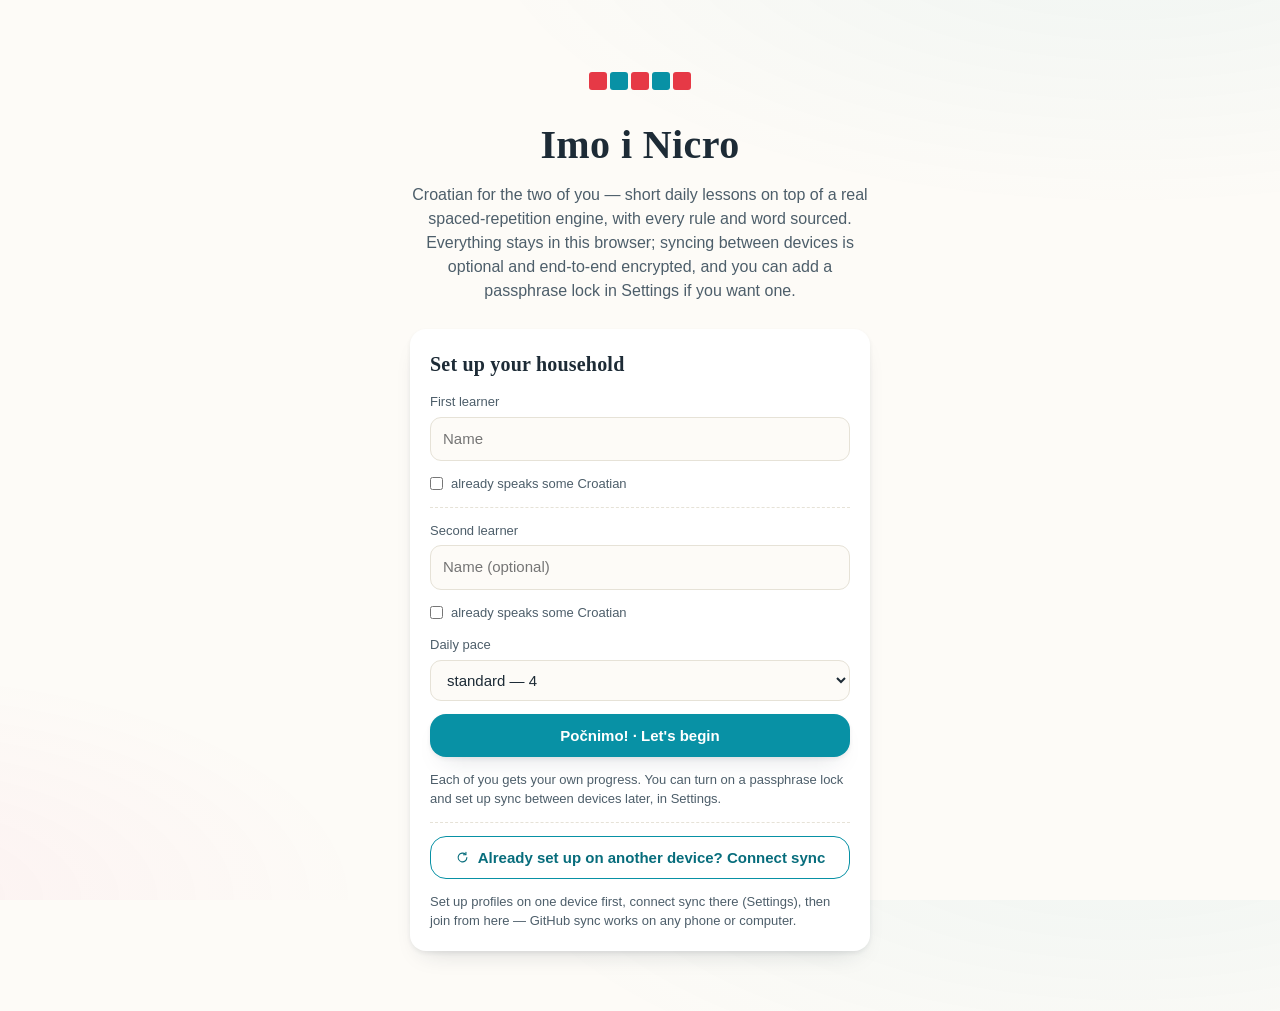
<file: index.html>
<!DOCTYPE html>
<html lang="en">
<head>
  <meta charset="utf-8">
  <meta name="viewport" content="width=device-width, initial-scale=1, viewport-fit=cover">
  <title>Imo i Nicro · hrvatski za nas dvoje</title>
  <meta name="theme-color" content="#0891a5">
  <link rel="manifest" href="manifest.webmanifest">
  <link rel="icon" href="icons/icon-192.png" type="image/png">
  <link rel="apple-touch-icon" href="icons/apple-touch-icon.png">
  <meta name="apple-mobile-web-app-capable" content="yes">
  <meta name="apple-mobile-web-app-status-bar-style" content="default">
  <meta name="apple-mobile-web-app-title" content="Imo i Nicro">
  <link rel="stylesheet" href="css/app.css">
  <!-- Everything is local: no fonts, no CDNs, no external images. Works from file:// and offline;
       hosted over https it installs as a PWA on Android and iPhone. -->
</head>
<body>
  <div id="app"></div>
  <script>
    // If startup dies before drawing anything, say so — never a silent blank screen.
    (function () {
      function show(msg) {
        var app = document.getElementById('app');
        if (!app || app.children.length) return; // app is drawing; it reports its own errors
        app.innerHTML =
          '<div style="max-width:34em;margin:18vh auto 0;padding:0 1.2em;font:16px/1.5 system-ui,sans-serif">' +
          '<h2 style="margin:0 0 .4em">Something broke while starting</h2>' +
          '<p style="color:#666;overflow-wrap:anywhere"></p>' +
          '<button style="font:inherit;padding:.5em 1.1em" onclick="location.reload()">Reload</button></div>';
        app.querySelector('p').textContent = msg || 'Unknown error';
      }
      window.addEventListener('error', function (e) { show(e.message); });
      window.addEventListener('unhandledrejection', function (e) {
        show((e.reason && e.reason.message) || String(e.reason));
      });
    })();
  </script>
  <script src="js/icons.js"></script>
  <script src="js/srs.js"></script>
  <script src="js/db.js"></script>
  <script src="js/clock.js"></script>
  <script src="js/stats.js"></script>
  <script src="js/vault.js"></script>
  <script src="js/sync.js"></script>
  <script src="js/audio.js"></script>
  <script src="js/content.js"></script>
  <script src="js/exercises.js"></script>
  <script src="js/app.js"></script>
</body>
</html>
</file>
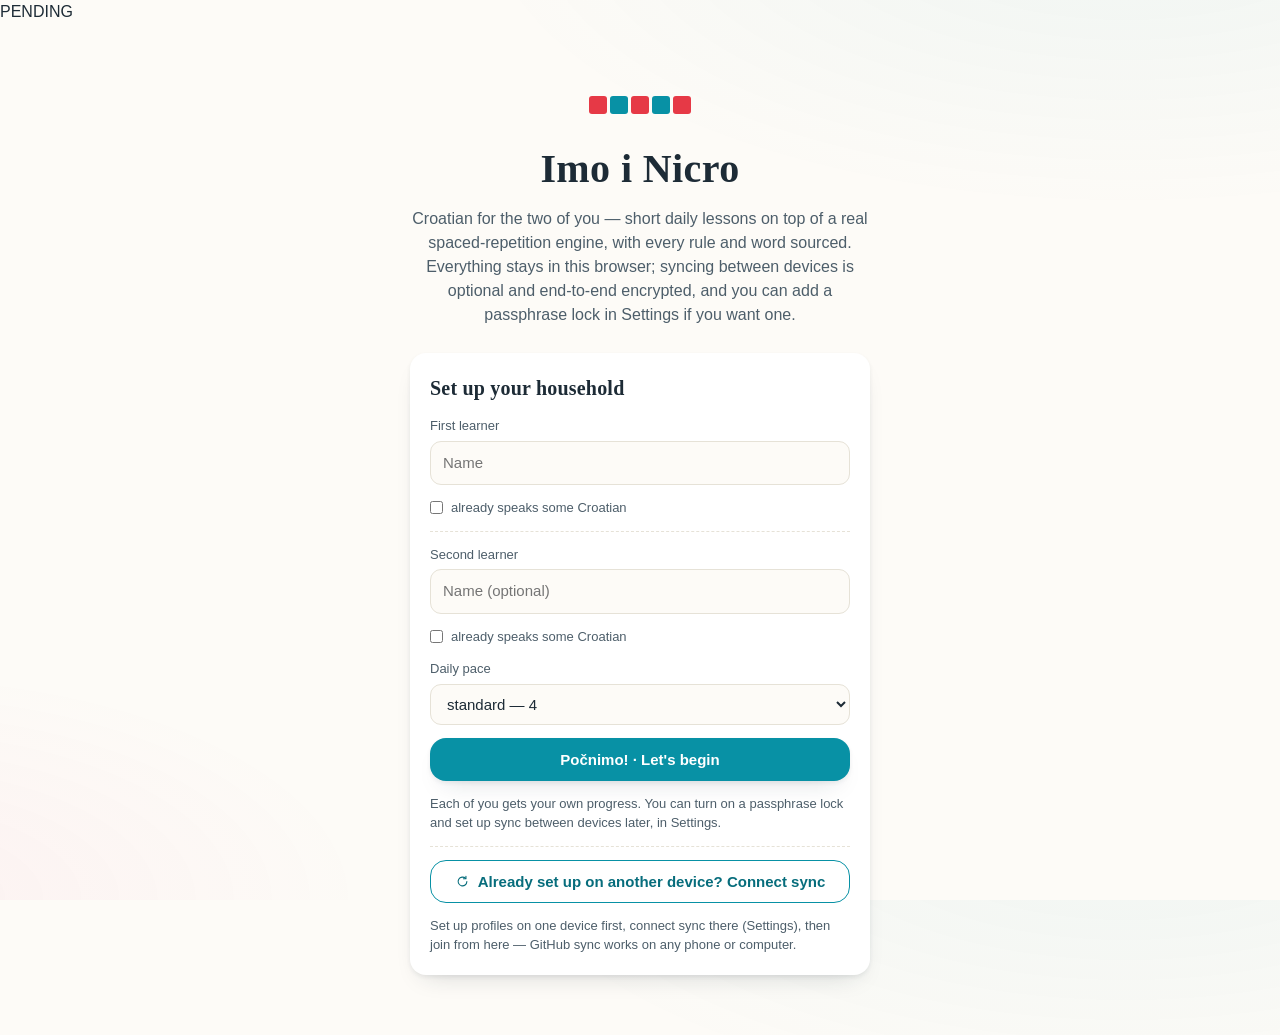
<file: tests/smoke.html>
<!DOCTYPE html>
<html lang="en">
<head><meta charset="utf-8"><title>smoke</title><link rel="stylesheet" href="../css/app.css"></head>
<body>
<div id="errors"></div>
<div id="status">PENDING</div>
<div id="app"></div>
<script>
  window.onerror = function (msg, src, line) {
    document.getElementById('errors').textContent += 'ERR: ' + msg + ' @ ' + src + ':' + line + '\n';
  };
  window.addEventListener('unhandledrejection', function (e) {
    document.getElementById('errors').textContent += 'REJ: ' + (e.reason && e.reason.message || e.reason) + '\n';
  });
</script>
<script>window.__CRO_TEST_NOCRYPTO = true;</script>
<script src="../js/icons.js"></script>
<script src="../js/srs.js"></script>
<script src="../js/db.js"></script>
<script src="../js/clock.js"></script>
<script src="../js/stats.js"></script>
<script src="../js/vault.js"></script>
<script src="../js/sync.js"></script>
<script src="../js/audio.js"></script>
<script src="../js/content.js"></script>
<script src="../js/exercises.js"></script>
<script src="../js/app.js"></script>
<script>
  setTimeout(function () {
    var app = document.getElementById('app');
    var st = document.getElementById('status');
    st.textContent = app.children.length ? ('RENDERED view=' + (window.CRO && CRO.app && CRO.app.state.view)) : 'EMPTY-APP';
  }, 2500);
</script>
</body>
</html>
</file>
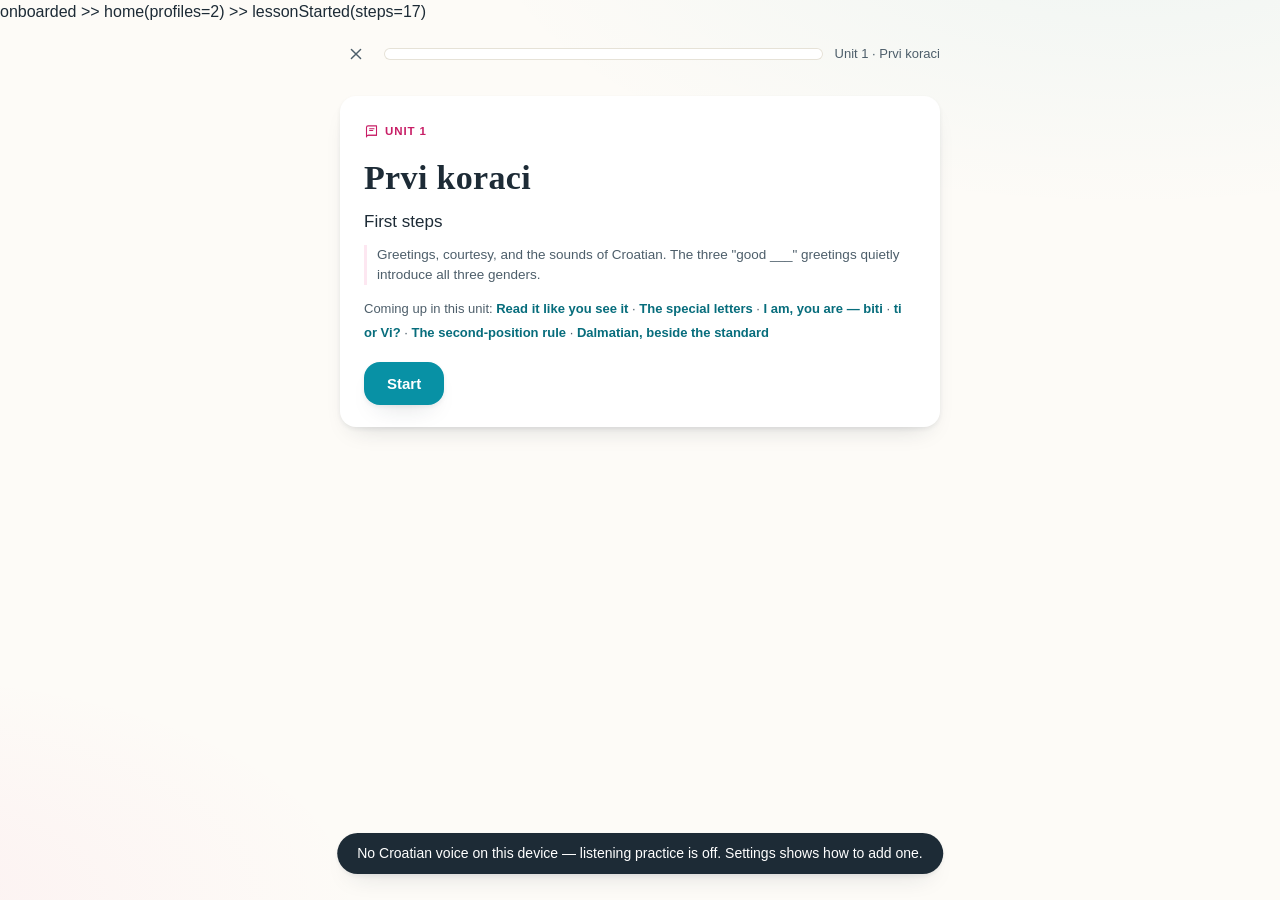
<file: tests/smoke2.html>
<!DOCTYPE html>
<html lang="en">
<head><meta charset="utf-8"><title>smoke2</title><link rel="stylesheet" href="../css/app.css"></head>
<body>
<div id="errors"></div>
<div id="status">PENDING</div>
<div id="app"></div>
<script>
  window.onerror = function (msg, src, line) {
    document.getElementById('errors').textContent += 'ERR: ' + msg + ' @ ' + src + ':' + line + ' | ';
  };
  window.addEventListener('unhandledrejection', function (e) {
    document.getElementById('errors').textContent += 'REJ: ' + (e.reason && (e.reason.message + ' ' + (e.reason.stack||'').split('\n')[1]) || e.reason) + ' | ';
  });
</script>
<script>window.__CRO_TEST_NOCRYPTO = true;</script>
<script src="../js/icons.js"></script>
<script src="../js/srs.js"></script>
<script src="../js/db.js"></script>
<script src="../js/clock.js"></script>
<script src="../js/stats.js"></script>
<script src="../js/vault.js"></script>
<script src="../js/sync.js"></script>
<script src="../js/audio.js"></script>
<script src="../js/content.js"></script>
<script src="../js/exercises.js"></script>
<script src="../js/app.js"></script>
<script>
(function () {
  var log = [];
  function note(s) { log.push(s); document.getElementById('status').textContent = log.join(' >> '); }
  function q(sel) { return document.querySelector(sel); }

  var steps = [
    function onboard() {
      if (!q('#p1name')) return false;
      q('#p1name').value = 'Imo';
      q('#p2name').value = 'Nicro';
      q('#startBtn').click();
      note('onboarded');
      return true;
    },
    function home() {
      if (!q('#startLesson')) return false;
      note('home(profiles=' + CRO.app.state.profiles.length + ')');
      q('#startLesson').click();
      note('lessonStarted(steps=' + (CRO.app.state.session ? CRO.app.state.session.steps.length : 0) + ')');
      return true;
    },
    function drive() {
      // drive up to 80 interactions of the lesson loop
      if (!CRO.app.state.session && CRO.app.state.view !== 'summary') return false;
      var clicks = 0;
      (function tick() {
        if (clicks++ > 80) { note('LOOP-LIMIT'); return finish(); }
        if (CRO.app.state.view === 'summary' || !CRO.app.state.session) return finish();
        var cont = q('#contBtn');
        if (cont) { cont.click(); return setTimeout(tick, 30); }
        var intro = q('#introNext');
        if (intro) { intro.click(); return setTimeout(tick, 30); }
        var fbNext = q('.fb-next');
        if (fbNext) { fbNext.click(); return setTimeout(tick, 30); }
        var choice = q('.choice:not(:disabled)');
        if (choice) { choice.click(); return setTimeout(tick, 30); }
        var pair = q('.pairbtn:not(.done)');
        if (pair) {
          // match pairs correctly via state: click hr then matching en by text
          var btns = Array.prototype.slice.call(document.querySelectorAll('.pairbtn:not(.done)'));
          if (btns.length >= 2) {
            // brute force: click first, then try others until one matches
            btns[0].click();
            for (var i = 1; i < btns.length; i++) btns[i].click();
            return setTimeout(tick, 450);
          }
        }
        var typed = q('input.typed');
        if (typed) {
          // answer typed exercises correctly using the live exercise data is hard
          // from outside; type something wrong, accept the Again path.
          typed.value = 'xyz';
          var check = Array.prototype.slice.call(document.querySelectorAll('.btn.primary'))
            .filter(function (b) { return b.textContent.trim() === 'Check'; })[0];
          if (check) { check.click(); return setTimeout(tick, 30); }
        }
        var tile = q('.tile:not(.used):not(.placed)');
        if (tile) {
          var tiles = document.querySelectorAll('.tilebank .tile:not(.used)');
          tiles.forEach(function (t) { t.click(); });
          var check2 = Array.prototype.slice.call(document.querySelectorAll('.btn.primary'))
            .filter(function (b) { return b.textContent.trim() === 'Check'; })[0];
          if (check2) { check2.click(); }
          return setTimeout(tick, 30);
        }
        setTimeout(tick, 80);
      })();
      function finish() {
        var srsCount = Object.keys(CRO.app.state.srs).length;
        note('DONE view=' + CRO.app.state.view + ' srsCards=' + srsCount +
             (srsCount > 0 ? ' OK' : ' NO-CARDS'));
      }
      return true;
    }
  ];

  var i = 0;
  var t = setInterval(function () {
    if (i >= steps.length) { clearInterval(t); return; }
    try { if (steps[i]()) i += 1; }
    catch (e) { document.getElementById('errors').textContent += 'DRV: ' + e.message + ' | '; clearInterval(t); }
  }, 400);
})();
</script>
</body>
</html>
</file>
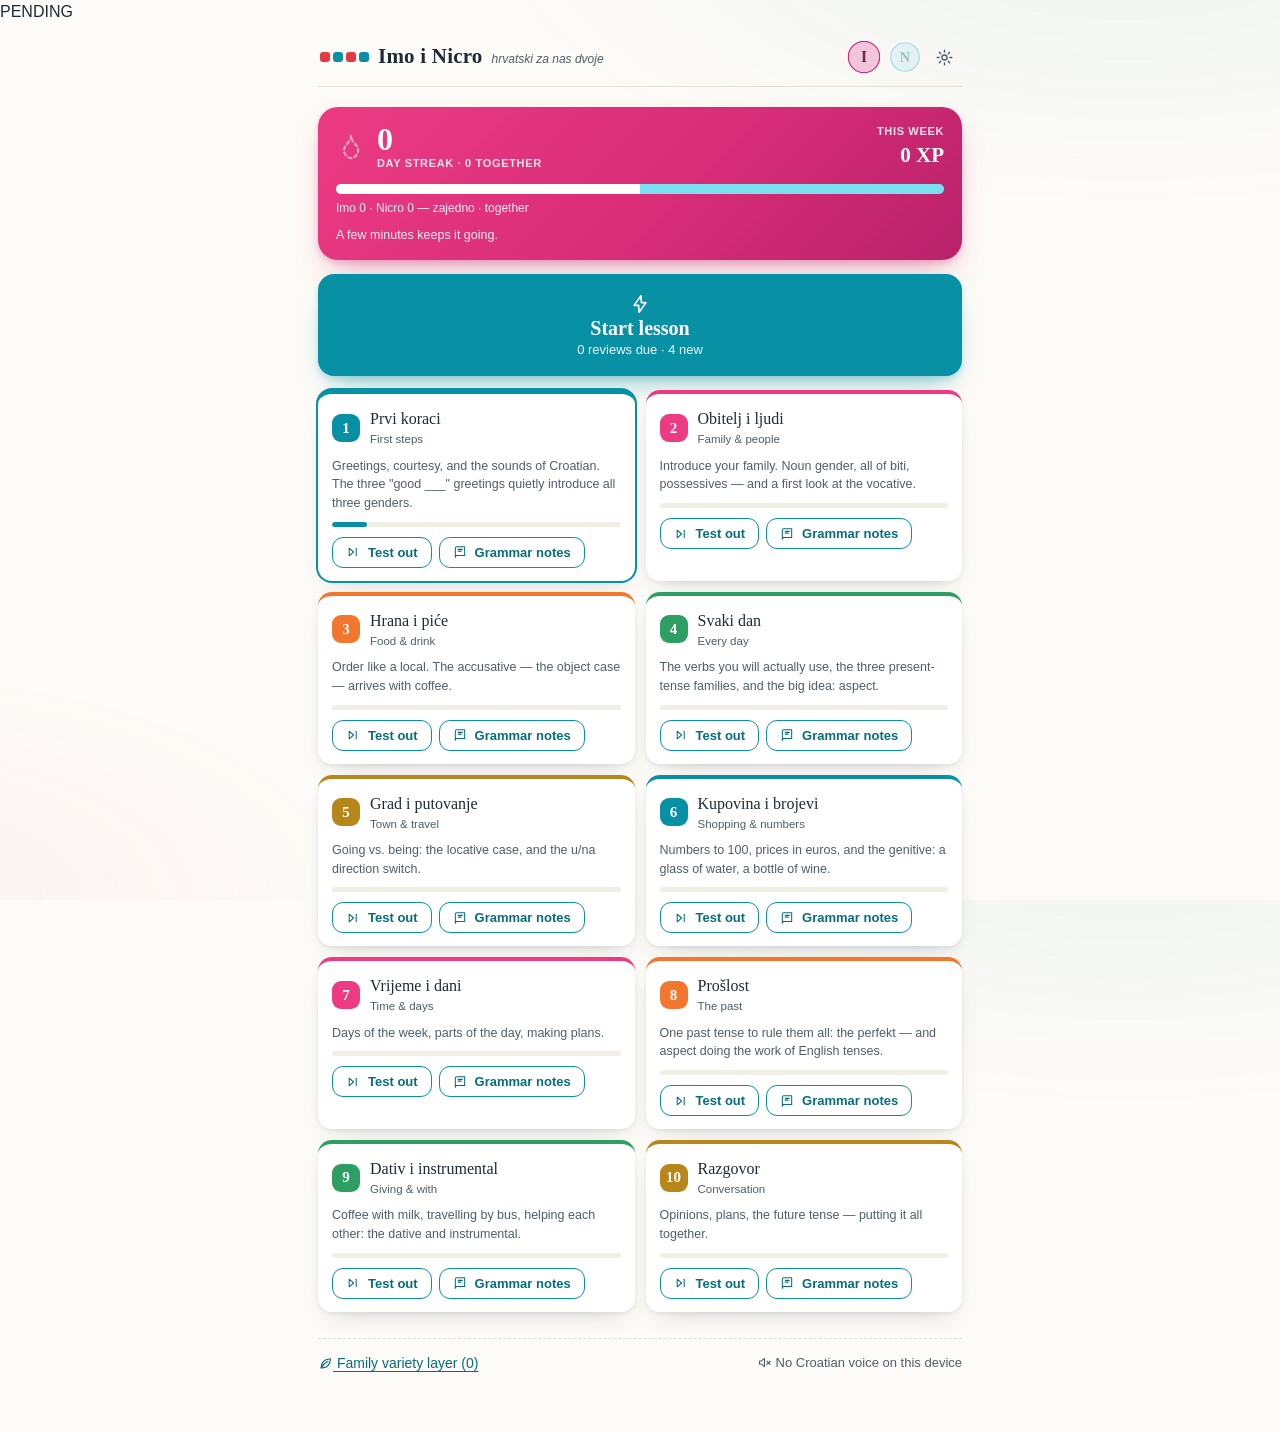
<file: tests/smoke3.html>
<!DOCTYPE html>
<html lang="en">
<head><meta charset="utf-8"><title>smoke3</title><link rel="stylesheet" href="../css/app.css"></head>
<body>
<div id="errors"></div>
<div id="status">PENDING</div>
<div id="app"></div>
<script>
  window.onerror = function (msg, src, line) {
    document.getElementById('errors').textContent += 'ERR: ' + msg + ' @ ' + line + ' | ';
  };
  window.addEventListener('unhandledrejection', function (e) {
    document.getElementById('errors').textContent += 'REJ: ' + (e.reason && e.reason.message || e.reason) + ' | ';
  });
</script>
<script>window.__CRO_TEST_NOCRYPTO = true;</script>
<script src="../js/icons.js"></script>
<script src="../js/srs.js"></script>
<script src="../js/db.js"></script>
<script src="../js/clock.js"></script>
<script src="../js/stats.js"></script>
<script src="../js/vault.js"></script>
<script src="../js/sync.js"></script>
<script src="../js/audio.js"></script>
<script src="../js/content.js"></script>
<script src="../js/exercises.js"></script>
<script src="../js/app.js"></script>
<script>
(async function () {
  var log = [];
  function note(s) { log.push(s); document.getElementById('status').textContent = log.join(' >> '); }
  function q(s) { return document.querySelector(s); }
  function sleep(ms) { return new Promise(r => setTimeout(r, ms)); }

  await sleep(2200); // let boot finish (db guard worst case 1.5s)

  // onboard
  if (q('#p1name')) {
    q('#p1name').value = 'Imo'; q('#p2name').value = 'Nicro';
    q('#startBtn').click();
    await sleep(300);
  }
  note('view=' + CRO.app.state.view);

  // --- test-out flow on unit 1 ---
  var testBtn = Array.prototype.slice.call(document.querySelectorAll('.unit-actions .btn'))
    .filter(function (b) { return b.textContent.indexOf('Test out') >= 0; })[0];
  if (!testBtn) { note('NO-TESTOUT-BTN'); return; }
  testBtn.click();
  await sleep(200);
  for (var i = 0; i < 30; i++) {
    if (q('#contBtn')) { q('#contBtn').click(); }
    else if (q('.fb-next')) { q('.fb-next').click(); }
    else if (q('.choice:not(:disabled)')) {
      // answer correctly: find the option matching the exercise's expected word
      var btns = Array.prototype.slice.call(document.querySelectorAll('.choice:not(:disabled)'));
      btns[0].click(); // accuracy doesn't matter; flow does
    }
    else if (q('.tilebank .tile:not(.used)')) {
      document.querySelectorAll('.tilebank .tile:not(.used)').forEach(function (t) { t.click(); });
      var c = Array.prototype.slice.call(document.querySelectorAll('.btn.primary'))
        .filter(function (b) { return b.textContent.trim() === 'Check'; })[0];
      if (c) c.click();
    }
    else if (q('.summary .btn')) break;
    await sleep(120);
  }
  var seededCount = Object.keys(CRO.app.state.srs).length;
  note('testout-done seeded=' + seededCount);
  if (q('.summary .btn')) q('.summary .btn').click();
  await sleep(250);

  // --- flag + correction flow ---
  var flag = { id: 'ftest', cardId: 'w:kava', note: 'test flag', context: 'smoke',
               profileId: CRO.app.state.activeId, createdAt: 1, resolved: false };
  await CRO.db.put('flags', flag);
  CRO.app.state.flags.push(flag);
  CRO.app.render('review');
  await sleep(250);
  var enInput = q('.flagcard .e-en');
  if (!enInput) { note('NO-REVIEW-CARD'); return; }
  enInput.value = 'coffee (corrected)';
  q('.flagcard .e-save').click();
  await sleep(350);
  var corrected = CRO.content.wordById['kava'].en === 'coffee (corrected)';
  var overrides = await CRO.db.getAll('overrides');
  var srsReset = !CRO.app.state.srs['w:kava'] || CRO.app.state.srs['w:kava'].state === 'new';
  note('correction=' + (corrected ? 'APPLIED' : 'MISSED') +
       ' overrides=' + overrides.length + ' srsReset=' + srsReset);

  // --- variety flow ---
  CRO.app.render('variety');
  await sleep(200);
  if (q('#v-hr')) {
    q('#v-hr').value = 'kaj'; q('#v-en').value = 'what (kajkavian)';
    q('#v-add').click();
    await sleep(250);
    var vs = await CRO.db.getAll('variety');
    note('variety=' + vs.length);
  }
  // --- lock cycle: lock, fail wrong pass, unlock with right pass ---
  await CRO.vault.lockNow();
  CRO.app.boot();
  await sleep(2200);
  var locked = !!q('#lockPass');
  if (locked) {
    q('#lockPass').value = 'WRONG';
    q('#lockBtn').click(); await sleep(600);
    var rejected = q('#lockErr') && q('#lockErr').style.display !== 'none';
    q('#lockPass').value = 'test1234';
    q('#lockBtn').click(); await sleep(2200);
    note('lock=' + (locked ? 'SHOWN' : 'MISSING') + ' wrongRejected=' + rejected + ' unlockedView=' + CRO.app.state.view);
  } else { note('lock=MISSING'); }
  note('ALLDONE');
})();
</script>
</body>
</html>
</file>
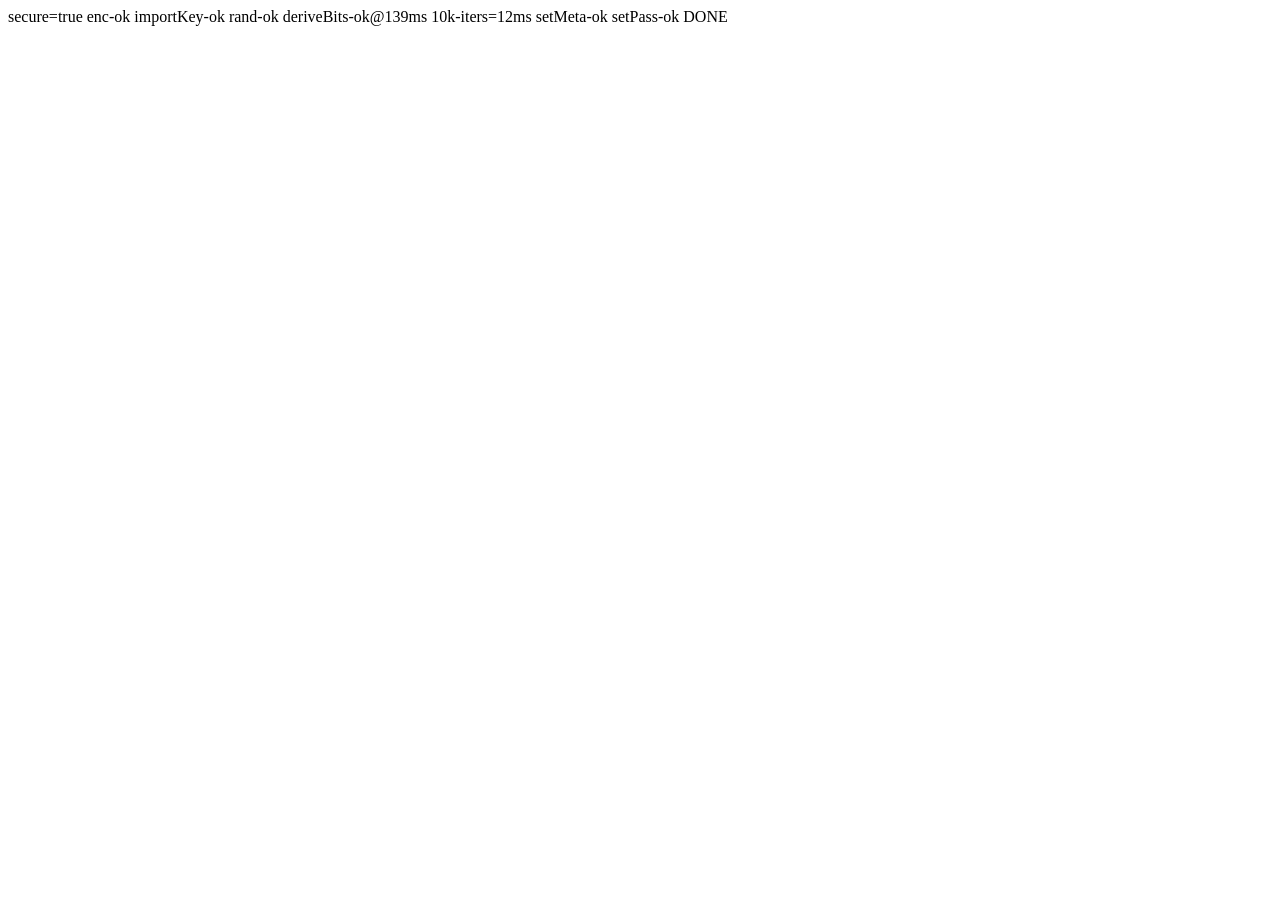
<file: tests/smoke4.html>
<!DOCTYPE html>
<html><head><meta charset="utf-8"><title>smoke4</title></head><body>
<div id="status">PENDING</div>
<div id="app"></div>
<script src="../js/icons.js"></script>
<script src="../js/srs.js"></script>
<script src="../js/db.js"></script>
<script src="../js/clock.js"></script>
<script src="../js/stats.js"></script>
<script src="../js/vault.js"></script>
<script src="../js/sync.js"></script>
<script src="../js/audio.js"></script>
<script src="../js/content.js"></script>
<script src="../js/exercises.js"></script>
<script>
(async function () {
  var st = document.getElementById('status');
  var out = [];
  function mark(s) { out.push(s); st.textContent = out.join(' '); }
  mark('secure=' + window.isSecureContext);
  try {
    var enc = new TextEncoder();
    mark('enc-ok');
    var km = await window.crypto.subtle.importKey('raw', enc.encode('test1234'), 'PBKDF2', false, ['deriveBits']);
    mark('importKey-ok');
    var salt = window.crypto.getRandomValues(new Uint8Array(16));
    mark('rand-ok');
    var bits = await window.crypto.subtle.deriveBits({ name: 'PBKDF2', salt: salt, iterations: 1000, hash: 'SHA-256' }, km, 256);
    mark('deriveBits-ok@' + Math.round(performance.now()) + 'ms');
    var t0 = performance.now();
    await window.crypto.subtle.deriveBits({ name: 'PBKDF2', salt: salt, iterations: 10000, hash: 'SHA-256' }, km, 256);
    mark('10k-iters=' + Math.round(performance.now() - t0) + 'ms');
    await CRO.db.setMeta('probe', 1);
    mark('setMeta-ok');
    await CRO.vault.setPassphrase('test1234');
    mark('setPass-ok');
  } catch (e) {
    mark('ERR=' + e.message);
  }
  mark('DONE');
})();
</script>
</body></html>
</file>
<file: css/app.css>
/* =========================================================================
   Imo i Nicro — Bugenvilija × Dalmatinsko ljeto.
   Croatian colours as the coast in summer, not the flag: bougainvillea pink,
   Adriatic sea, lemon, roof-tile orange, fig green — on limestone white.
   Partner colours run through everything two-person: her pink, his sea.
   No external assets: local font stacks, procedural SVG.
   ========================================================================= */

:root {
  --paper: #fdfbf7;             /* limestone white */
  --paper-deep: #f1eee4;
  --ink: #1d2b36;
  --ink-soft: #4d5e6a;
  --line: #e6e2d7;
  --accent-blue: #0891a5;       /* Adriatic sea — primary */
  --accent-blue-deep: #076d7c;
  --accent-red: #e63946;        /* šahovnica red */
  --accent-red-soft: #f6cdd1;
  --pink: #ec3b83;              /* bougainvillea — her colour */
  --pink-deep: #c81e66;
  --pink-soft: #fde7f1;
  --lemon: #f6c445;
  --lemon-deep: #b8871b;
  --lemon-soft: #fdf4d7;
  --orange: #f2762e;            /* roof tiles */
  --good: #2f9e63;              /* fig green */
  --good-bg: #e3f4ea;
  --bad: #cf4630;
  --bad-bg: #fbe7e1;
  --gold: #b8871b;
  --leaf: #2f9e63;
  /* hero gradient + mission note + unit accent rotation — theme override points */
  --hero-1: var(--pink); --hero-2: #d92d78; --hero-3: #b8226a;
  --hero-sh1: rgba(200, 30, 102, .18); --hero-sh2: rgba(200, 30, 102, .5);
  --mission-bg: var(--lemon-soft); --mission-accent: var(--lemon); --mission-ink: var(--lemon-deep);
  --u1: var(--accent-blue); --u2: var(--pink); --u3: var(--orange); --u4: var(--good); --u5: var(--lemon-deep);
  --radius: 16px;
  --shadow: 0 2px 4px rgba(29, 43, 54, .07), 0 12px 26px -14px rgba(29, 43, 54, .22);
  --serif: "Iowan Old Style", "Palatino Linotype", Palatino, "Book Antiqua", Georgia, serif;
  --sans: "Gill Sans", "Gill Sans MT", "Segoe UI", Seravek, Calibri, "Trebuchet MS", sans-serif;
}

* { box-sizing: border-box; margin: 0; padding: 0; }

html { height: 100%; }

body {
  min-height: 100%;
  font-family: var(--sans);
  color: var(--ink);
  background:
    radial-gradient(1100px 500px at 88% -10%, rgba(8, 145, 165, .06), transparent 60%),
    radial-gradient(900px 420px at -10% 100%, rgba(236, 59, 131, .05), transparent 55%),
    var(--paper);
  line-height: 1.5;
}

#app {
  position: relative; z-index: 1; max-width: 680px; margin: 0 auto;
  padding: 0 18px 60px;
  /* keep clear of the iPhone notch / home indicator when installed */
  padding: env(safe-area-inset-top) calc(18px + env(safe-area-inset-right)) calc(60px + env(safe-area-inset-bottom)) calc(18px + env(safe-area-inset-left));
}

h1, h2, h3, .brand-name, .intro-hr, .ex-big, .streak-n, .notes-hr {
  font-family: var(--serif);
  font-weight: 600;
  letter-spacing: .01em;
}

.ico { vertical-align: -3px; }

/* ---------- top bar ---------- */
.topbar {
  display: flex; align-items: center; justify-content: space-between;
  padding: 16px 2px 12px;
  border-bottom: 1px solid var(--line);
  margin-bottom: 20px;
}
.brand { display: flex; align-items: baseline; gap: 9px; }
.brand-mark { align-self: center; line-height: 0; }
.brand-name { font-size: 21px; color: var(--ink); }
.brand-sub { font-size: 12px; color: var(--ink-soft); font-style: italic; }
.topbar-right { display: flex; align-items: center; gap: 7px; }
.avatar-btn {
  border: none; background: none; cursor: pointer; padding: 2px; border-radius: 50%;
  opacity: .4; transition: opacity .15s, transform .15s; line-height: 0;
}
.avatar-btn.active { opacity: 1; transform: scale(1.1); }
.avatar-btn:hover { opacity: .85; }
.iconbtn {
  border: none; background: none; color: var(--ink-soft); cursor: pointer;
  padding: 6px; border-radius: 8px; line-height: 0;
}
.iconbtn:hover { background: var(--paper-deep); color: var(--ink); }

/* ---------- buttons ---------- */
.btn {
  font-family: var(--sans); font-size: 15px; font-weight: 600;
  border-radius: var(--radius); border: 1.5px solid transparent;
  padding: 12px 22px; cursor: pointer; transition: transform .08s, box-shadow .12s, background .12s;
  display: inline-flex; align-items: center; gap: 8px; justify-content: center;
}
.btn:active { transform: translateY(1px); }
.btn.primary {
  background: var(--accent-blue); color: #ffffff; box-shadow: var(--shadow);
}
.btn.primary:hover { background: var(--accent-blue-deep); }
.btn.ghost {
  background: #ffffff; color: var(--accent-blue-deep); border-color: var(--accent-blue);
}
.btn.ghost:hover { background: rgba(8, 145, 165, .08); }
.btn.small { font-size: 13px; padding: 7px 13px; border-radius: 11px; }
.btn.big {
  width: 100%; font-size: 20px; padding: 18px; flex-direction: column; gap: 2px;
  font-family: var(--serif);
  box-shadow: 0 3px 6px rgba(8, 145, 165, .18), 0 16px 30px -14px rgba(8, 145, 165, .55);
}
.btn-sub { font-size: 13px; font-weight: 400; opacity: .92; font-family: var(--sans); }
.linklike {
  background: none; border: none; color: var(--accent-blue-deep); cursor: pointer;
  font-size: 14px; text-decoration: underline; text-underline-offset: 3px;
}

/* ---------- cards ---------- */
.card {
  background: #ffffff;
  border: none;
  border-radius: var(--radius);
  box-shadow: var(--shadow);
  padding: 20px;
}

/* ---------- onboarding ---------- */
.onboard { max-width: 460px; margin: 8vh auto 0; text-align: center; }
.onboard-art { margin-bottom: 18px; }
.onboard h1 { font-size: 40px; margin-bottom: 8px; }
.lede { color: var(--ink-soft); margin-bottom: 26px; font-size: 16px; }
.lede-small { color: var(--ink-soft); font-size: 14px; margin: 6px 0 18px; }
.form-card { text-align: left; display: flex; flex-direction: column; gap: 13px; }
.form-card h2 { font-size: 20px; }
.form-card label { font-size: 13px; color: var(--ink-soft); display: flex; flex-direction: column; gap: 5px; }
.form-card label.check { flex-direction: row; align-items: center; gap: 8px; font-size: 13px; }
.form-card input[type="text"], .form-card input:not([type]), .form-card select, textarea {
  font: inherit; font-size: 15px; color: var(--ink);
  border: 1.5px solid var(--line); border-radius: 11px; padding: 10px 12px;
  background: var(--paper); outline: none;
}
.form-card input:focus, textarea:focus { border-color: var(--accent-blue); }
.form-card hr { border: none; border-top: 1px dashed var(--line); }
.hint { font-size: 13px; color: var(--ink-soft); }

/* ---------- home: hero (streak + week together, partner colours) ---------- */
.hero {
  background: linear-gradient(135deg, var(--hero-1) 0%, var(--hero-2) 55%, var(--hero-3) 100%);
  color: #fff; border-radius: 20px; padding: 16px 18px;
  box-shadow: 0 3px 6px var(--hero-sh1), 0 16px 32px -14px var(--hero-sh2);
  margin-bottom: 14px;
}
.hero-row { display: flex; align-items: center; justify-content: space-between; gap: 12px; }
.hero-streak { display: flex; align-items: center; gap: 11px; }
.hero .flame { color: #ffd166; line-height: 0; }
.hero .flame:not(.lit) { color: rgba(255, 255, 255, .55); }
.hero .streak-n { font-size: 32px; line-height: 1; color: #fff; }
.hero .streak-lbl { font-size: 11px; letter-spacing: .06em; text-transform: uppercase; color: rgba(255, 255, 255, .85); font-weight: 700; }
.hero-week { text-align: right; }
.hero-xp { font-family: var(--serif); font-size: 21px; font-weight: 600; }
.hero .h2h-bar.wide { margin-top: 12px; background: rgba(255, 255, 255, .28); }
.hero .h2h-lead { font-size: 12px; color: rgba(255, 255, 255, .92); font-style: normal; margin-top: 5px; }
.hero .streak-note { font-size: 12.5px; color: rgba(255, 255, 255, .9); margin-top: 9px; }

/* duel mode keeps its own white card */
.h2h {
  background: #ffffff; border-radius: var(--radius); padding: 14px 18px;
  box-shadow: var(--shadow); display: flex; flex-direction: column; gap: 6px;
  margin-bottom: 14px;
}
.h2h-title { font-size: 13.5px; font-weight: 700; color: var(--ink); }
.h2h-sub { color: var(--ink-soft); font-weight: 400; }
.h2h-row { display: grid; grid-template-columns: 64px 1fr 38px; gap: 8px; align-items: center; font-size: 13px; }
.h2h-bar { height: 10px; border-radius: 5px; background: var(--paper-deep); overflow: hidden; }
.h2h-bar div { height: 100%; border-radius: 5px; transition: width .4s ease; min-width: 3px; }
.h2h-bar.wide { display: flex; height: 10px; }
.h2h-bar.wide div { border-radius: 0; }
.h2h-bar.wide div:first-child { background: #ffffff; }
.h2h-bar.wide div:last-child { background: #7adfef; }
.h2h-xp { text-align: right; color: var(--ink-soft); font-variant-numeric: tabular-nums; }
.h2h-lead { font-size: 12px; color: var(--accent-blue-deep); font-style: italic; }

.startrow { margin-bottom: 14px; }
.reviewlink {
  width: 100%; margin-bottom: 16px; text-align: left;
  background: #fff; color: var(--orange); border: 2px dashed var(--orange);
  border-radius: var(--radius); padding: 11px 16px; font-size: 14px; font-weight: 600; cursor: pointer;
}
.reviewlink:hover { background: #fef1e8; }

/* ---------- units: every unit owns a coast colour ---------- */
.units { display: grid; grid-template-columns: 1fr 1fr; gap: 11px; }
.unitcard {
  background: #ffffff; border: none; border-top: 4px solid var(--u, var(--accent-blue));
  border-radius: 14px; box-shadow: var(--shadow);
  padding: 13px 14px; transition: box-shadow .15s;
}
.unitcard:nth-of-type(5n+1) { --u: var(--u1); }
.unitcard:nth-of-type(5n+2) { --u: var(--u2); }
.unitcard:nth-of-type(5n+3) { --u: var(--u3); }
.unitcard:nth-of-type(5n+4) { --u: var(--u4); }
.unitcard:nth-of-type(5n+5) { --u: var(--u5); }
.unitcard.current { box-shadow: 0 0 0 2px var(--u), var(--shadow); }
.unitcard.done { --u: var(--good); opacity: .92; }
.unit-head { display: flex; align-items: center; gap: 10px; }
.unit-num {
  font-family: var(--serif); font-size: 15px; color: #fff; background: var(--u, var(--accent-blue));
  width: 28px; height: 28px; border-radius: 9px; display: inline-flex; align-items: center; justify-content: center;
  flex-shrink: 0; font-weight: 700;
}
.unit-titles { flex: 1; min-width: 0; }
.unit-hr { font-family: var(--serif); font-size: 16px; }
.unit-en { font-size: 11.5px; color: var(--ink-soft); }
.unit-blurb { font-size: 12.5px; color: var(--ink-soft); margin: 8px 0 9px; }
.uprog { height: 5px; border-radius: 3px; background: var(--paper-deep); overflow: hidden; margin-bottom: 10px; }
.uprog div { height: 100%; border-radius: 3px; background: var(--u, var(--accent-blue)); transition: width .4s ease; }
.unit-actions { display: flex; gap: 7px; flex-wrap: wrap; }

.homefoot {
  margin-top: 26px; display: flex; justify-content: space-between; align-items: center;
  flex-wrap: wrap; gap: 10px; font-size: 13px; color: var(--ink-soft);
  border-top: 1px dashed var(--line); padding-top: 14px;
}
.audio-status { font-size: 13px; }

/* ---------- say-it mission: lemon margin note ---------- */
.mission {
  margin: 14px 0 18px; background: var(--mission-bg); border-left: 5px solid var(--mission-accent);
  border-radius: 14px; box-shadow: var(--shadow); padding: 13px 15px;
  display: flex; flex-direction: column; gap: 6px; text-align: left;
}
.mission-label {
  display: inline-flex; align-items: center; gap: 6px;
  font-size: 11px; letter-spacing: .09em; text-transform: uppercase; color: var(--mission-ink); font-weight: 800;
}
.mission-hr { font-family: var(--serif); font-size: 23px; font-weight: 600; }
.mission-en { font-size: 13.5px; color: var(--ink-soft); }
.mission .mission-btn { align-self: flex-start; margin-top: 4px; background: #fff; }
.mission-done { color: var(--good); font-size: 13.5px; font-weight: 700; }

/* ---------- lesson ---------- */
.lesson { max-width: 600px; margin: 0 auto; padding-top: 14px; }
.lesson-top { display: flex; align-items: center; gap: 12px; margin-bottom: 26px; }
.lesson-title { font-size: 13px; color: var(--ink-soft); white-space: nowrap; }
.progressbar {
  flex: 1; height: 12px; background: #ffffff; border-radius: 7px; overflow: hidden;
  box-shadow: inset 0 0 0 1px var(--line);
}
.progress-fill {
  height: 100%; border-radius: 7px; transition: width .35s ease;
  background: repeating-linear-gradient(90deg, var(--pink) 0 10px, #fff 10px 20px, var(--accent-blue) 20px 30px, #fff 30px 40px);
  background-size: 40px 100%;
}

.stage { animation: rise .25s ease; }
@keyframes rise { from { opacity: 0; transform: translateY(8px); } to { opacity: 1; transform: none; } }

.excard, .introcard { position: relative; padding: 26px 24px 22px; }
.extools { position: absolute; top: 10px; right: 10px; display: flex; gap: 2px; }
.flagbtn {
  border: none; background: none; color: var(--ink-soft); opacity: .6; cursor: pointer;
  padding: 5px; border-radius: 7px; line-height: 0;
}
.flagbtn:hover { opacity: 1; background: var(--paper-deep); }

.ex-prompt { margin-bottom: 18px; }
.ex-kind {
  display: inline-flex; align-items: center; gap: 6px;
  font-size: 11.5px; letter-spacing: .08em; text-transform: uppercase; color: var(--accent-blue-deep);
  margin-bottom: 10px; font-weight: 700;
}
.ex-big { font-size: 27px; line-height: 1.3; margin-top: 4px; }
.ex-sub { color: var(--ink-soft); font-size: 14px; margin-top: 6px; font-style: italic; }

.choices { display: flex; flex-direction: column; gap: 9px; }
.choice {
  font: inherit; font-size: 17px; text-align: left; cursor: pointer;
  background: #ffffff; border: 1.5px solid var(--line); border-radius: 13px;
  padding: 14px 16px; transition: border-color .1s, background .1s;
  box-shadow: 0 1px 2px rgba(29, 43, 54, .05);
}
.choice:hover:not(:disabled) { border-color: var(--accent-blue); }
.choice.right { border-color: var(--good); background: var(--good-bg); }
.choice.wrong { border-color: var(--bad); background: var(--bad-bg); }
.choice:disabled { cursor: default; opacity: .75; }
.choice.right:disabled, .choice.wrong:disabled { opacity: 1; }

/* intro card */
.intro-label {
  display: inline-flex; align-items: center; gap: 6px;
  font-size: 11.5px; letter-spacing: .08em; text-transform: uppercase; color: var(--pink-deep); font-weight: 800;
  margin-bottom: 12px;
}
.intro-hr { font-size: 34px; margin-bottom: 6px; }
.intro-en { font-size: 17px; color: var(--ink); margin: 6px 0 2px; }
.intro-pron { font-size: 13.5px; color: var(--ink-soft); font-style: italic; }
.intro-conj { font-size: 13.5px; color: var(--accent-blue-deep); margin-top: 8px; }
.intro-note {
  font-size: 13.5px; color: var(--ink-soft); margin-top: 10px;
  border-left: 3px solid var(--pink-soft); padding-left: 10px;
}
.introcard .btn { margin-top: 18px; }
.gender {
  display: inline-block; font-size: 11px; font-weight: 700; letter-spacing: .05em;
  padding: 2px 10px; border-radius: 99px; margin: 2px 0;
}
.g-m { background: #dcf1f5; color: #076d7c; }
.g-f { background: var(--pink-soft); color: var(--pink-deep); }
.g-n { background: var(--lemon-soft); color: var(--lemon-deep); }

/* typed input */
.typedwrap { display: flex; flex-direction: column; gap: 10px; }
input.typed {
  font: inherit; font-size: 18px; padding: 13px 14px; width: 100%;
  border: 1.5px solid var(--line); border-radius: 13px; background: #ffffff; outline: none;
}
input.typed:focus { border-color: var(--accent-blue); }
.specials { display: flex; gap: 7px; }
.special {
  font-family: var(--serif); font-size: 17px; width: 42px; height: 40px;
  border: 1.5px solid var(--line); border-radius: 10px; background: #ffffff; cursor: pointer;
  box-shadow: 0 1px 2px rgba(29, 43, 54, .06);
}
.special:hover { border-color: var(--accent-blue); color: var(--accent-blue-deep); }
.submitrow { margin-top: 14px; display: flex; justify-content: flex-end; }

/* tiles */
.tilebuild {
  min-height: 52px; border-bottom: 2px dashed var(--line); margin-bottom: 16px;
  display: flex; flex-wrap: wrap; gap: 8px; padding-bottom: 10px;
}
.tilebank { display: flex; flex-wrap: wrap; gap: 8px; }
.tile {
  font: inherit; font-size: 16px; padding: 9px 14px; cursor: pointer;
  background: #ffffff; border: 1.5px solid var(--line); border-radius: 11px;
  box-shadow: 0 2px 0 var(--line); transition: transform .08s;
}
.tile:hover { border-color: var(--accent-blue); }
.tile:active { transform: translateY(1px); box-shadow: none; }
.tile.used { opacity: .25; pointer-events: none; }
.tile.placed { background: #dcf1f5; border-color: var(--accent-blue); }

/* pairs */
.pairgrid { display: grid; grid-template-columns: 1fr 1fr; gap: 10px; }
.paircol { display: flex; flex-direction: column; gap: 9px; }
.pairbtn {
  font: inherit; font-size: 15px; padding: 12px; cursor: pointer;
  background: #ffffff; border: 1.5px solid var(--line); border-radius: 12px;
  transition: border-color .1s;
  box-shadow: 0 1px 2px rgba(29, 43, 54, .05);
}
.pairbtn:hover { border-color: var(--accent-blue); }
.pairbtn.sel { border-color: var(--pink); background: var(--pink-soft); }
.pairbtn.done { border-color: var(--good); background: var(--good-bg); color: var(--good); pointer-events: none; }
.pairbtn.shake { animation: shake .35s; border-color: var(--bad); }
@keyframes shake { 25% { transform: translateX(-4px); } 75% { transform: translateX(4px); } }

/* listening */
.listenrow { display: flex; align-items: center; gap: 8px; margin-top: 6px; }
.listenrow .audiobtn { width: 46px; height: 46px; }
.listenrow .audiobtn + .audiobtn { width: 38px; height: 38px; opacity: .8; }
.listen-slow { font-size: 11.5px; color: var(--ink-soft); }

.audiobtn {
  border: 1.5px solid var(--accent-blue); color: var(--accent-blue-deep); background: #ffffff;
  border-radius: 50%; width: 34px; height: 34px; cursor: pointer; line-height: 0;
  display: inline-flex; align-items: center; justify-content: center; vertical-align: middle;
  transition: background .12s;
}
.audiobtn:hover { background: #dcf1f5; }

/* feedback */
.feedback {
  margin-top: 18px; border-radius: 13px; padding: 14px 16px;
  animation: rise .2s ease;
}
.feedback.good { background: var(--good-bg); border: 1px solid #bfe0cb; color: #22754a; }
.feedback.bad { background: var(--bad-bg); border: 1px solid #efc4b8; color: var(--bad); }
.fb-msg { font-size: 16px; font-weight: 600; }
.fb-msg b { font-family: var(--serif); }
.fb-extra { margin-top: 6px; font-size: 16px; color: var(--ink); font-family: var(--serif); }
.fb-actions { display: flex; justify-content: space-between; align-items: center; margin-top: 12px; gap: 10px; }
.fb-actions .linklike { color: inherit; opacity: .8; font-size: 13px; }
.fb-actions .fb-next { flex: 1; max-width: 260px; }

/* summary */
.summary { text-align: center; margin-top: 8vh; padding: 34px 26px; }
.sum-sah { margin-bottom: 16px; }
.summary h2 { font-size: 28px; margin-bottom: 8px; }
.sum-stats { font-size: 16px; color: var(--ink-soft); margin-bottom: 10px; }
.sum-streak { font-size: 14.5px; margin-bottom: 22px; }
.row { display: flex; gap: 10px; flex-wrap: wrap; }
.row.center { justify-content: center; }

/* ---------- review / flags ---------- */
.review h2, .variety h2, .settings h2 { margin-bottom: 4px; font-size: 24px; }
.flagcard { margin-bottom: 16px; display: flex; flex-direction: column; gap: 12px; }
.flag-note { font-size: 13.5px; color: var(--ink-soft); }
.flag-ctx { font-style: italic; opacity: .8; }
.editgrid { display: grid; grid-template-columns: 1fr 1fr; gap: 10px; }
.editgrid label { font-size: 12px; color: var(--ink-soft); display: flex; flex-direction: column; gap: 4px; }
.editgrid input {
  font: inherit; font-size: 14px; padding: 8px 10px;
  border: 1.5px solid var(--line); border-radius: 9px; background: var(--paper); outline: none;
}
.editgrid input:focus { border-color: var(--accent-blue); }
.check { display: flex; align-items: center; gap: 8px; font-size: 13px; color: var(--ink-soft); }
.settings-h { font-family: var(--serif); font-size: 17px; }
.syncopt {
  border: 1.5px dashed var(--line); border-radius: 12px; padding: 13px 15px;
  margin: 8px 0; display: flex; flex-direction: column; gap: 9px; background: #fff;
}
.syncopt h4 { font-family: var(--serif); font-size: 15.5px; }
.hint-inline { font-family: var(--sans); font-size: 12px; color: var(--ink-soft); font-weight: 400; }
.syncopt label { font-size: 12.5px; color: var(--ink-soft); display: flex; flex-direction: column; gap: 4px; }
.syncopt input {
  font: inherit; font-size: 14px; padding: 8px 10px;
  border: 1.5px solid var(--line); border-radius: 9px; background: var(--paper); outline: none;
}
.syncopt input:focus { border-color: var(--accent-blue); }
.modal-label { font-size: 12.5px; color: var(--ink-soft); display: flex; flex-direction: column; gap: 4px; }

/* ---------- teaching screens ---------- */
.teachcard { border-left: 4px solid var(--accent-blue); }
.teach-title { font-family: var(--serif); font-size: 24px; margin-bottom: 8px; }
.teach-body { font-size: 15px; line-height: 1.65; color: var(--ink); }
.teach-body p + p, .notes-gram p + p { margin-top: 8px; }
.teach-example {
  margin-top: 14px; background: var(--paper); border: 1px solid var(--line);
  border-radius: 12px; padding: 12px 15px; font-family: var(--serif); font-size: 18px;
}
.teach-example-en { display: block; font-family: var(--sans); font-size: 13px; color: var(--ink-soft); margin-top: 3px; }
.teachcard .btn { margin-top: 18px; }
.sent-hr { font-size: 26px; }
.glossrow { display: flex; flex-wrap: wrap; gap: 7px; margin-top: 12px; }
.gloss {
  background: var(--paper); border: 1px solid var(--line); border-radius: 10px;
  padding: 4px 10px; font-size: 12.5px; color: var(--ink-soft);
}
.gloss b { display: block; font-family: var(--serif); font-size: 14.5px; color: var(--ink); font-weight: 600; }
.unit-coming { font-size: 13px; color: var(--ink-soft); margin-top: 12px; line-height: 1.8; }
.unit-coming b { color: var(--accent-blue-deep); font-weight: 600; }

/* speak-aloud reps */
.speak-answer { margin-top: 16px; }
.speak-grade { margin-top: 14px; }

/* ---------- recap & lock ---------- */
.recap { text-align: left; background: var(--paper); border: 1px solid var(--line); border-radius: 12px; padding: 12px 15px; margin: 4px 0 14px; }
.recap-row { font-size: 13px; color: var(--ink-soft); line-height: 2; }
.recap-row b { display: block; font-size: 11px; text-transform: uppercase; letter-spacing: .07em; color: var(--accent-blue-deep); }
.recap-chip {
  background: #ffffff; border: 1px solid var(--line); border-radius: 99px;
  padding: 2px 10px; font-size: 12.5px; color: var(--ink); margin-right: 3px;
}
.bad-hint { color: var(--bad) !important; }
.lockcard { max-width: 360px; margin: 0 auto; }
.empty { color: var(--ink-soft); font-style: italic; margin: 20px 0; }

/* ---------- variety ---------- */
.variety-chip {
  display: inline-block; background: var(--good-bg); color: #22754a; border: 1px solid #bfe0cb;
  font-size: 12.5px; padding: 2px 10px; border-radius: 99px; font-weight: 600;
}
.variety-chip.big { font-size: 15px; padding: 4px 13px; }
.vrow { display: flex; justify-content: space-between; gap: 12px; margin-bottom: 10px; align-items: flex-start; }
.vrow-base { font-size: 12.5px; color: var(--ink-soft); margin-left: 8px; }
.vrow-region { font-size: 12px; color: var(--leaf); margin-top: 4px; }
.vrow-note { font-size: 12.5px; color: var(--ink-soft); margin-top: 2px; }
.variety .form-card { margin-bottom: 18px; }
.variety .btn.ghost { margin-top: 14px; }

/* ---------- modal / notes ---------- */
.modal-back {
  position: fixed; inset: 0; background: rgba(29, 43, 54, .4); z-index: 50;
  display: flex; align-items: center; justify-content: center; padding: 20px;
  animation: fade .15s ease;
}
@keyframes fade { from { opacity: 0; } }
.modal {
  background: #ffffff; border-radius: 18px; box-shadow: 0 18px 50px -12px rgba(29, 43, 54, .45);
  max-width: 560px; width: 100%; max-height: 84vh; overflow: auto; position: relative;
  border: none;
}
.modal-x { position: absolute; top: 10px; right: 10px; border: none; background: none; cursor: pointer; color: var(--ink-soft); padding: 6px; }
.modal-body { padding: 26px 26px 22px; display: flex; flex-direction: column; gap: 10px; }
.notes-hr { font-size: 28px; }
.notes-en { font-size: 15px; color: var(--ink-soft); }
.notes-line { font-size: 14px; }
.notes-note { font-size: 14px; border-left: 3px solid var(--pink-soft); padding-left: 10px; color: var(--ink-soft); }
.notes-gram { background: var(--paper); border: 1px solid var(--line); border-radius: 12px; padding: 13px 15px; }
.notes-gram h4 { font-family: var(--serif); font-size: 16px; margin-bottom: 5px; }
.notes-gram p { font-size: 13.5px; color: var(--ink); }
.notes-variety { font-size: 13.5px; }
.intro-dal { font-size: 13.5px; margin-top: 8px; }
.notes-meta { font-size: 11.5px; color: var(--ink-soft); font-style: italic; border-top: 1px dashed var(--line); padding-top: 9px; }
.srcline { font-size: 11.5px; color: var(--ink-soft); margin-top: 7px; line-height: 1.8; }
.src {
  background: var(--paper-deep); border: 1px solid var(--line); border-radius: 6px;
  padding: 1px 7px; margin-right: 4px; cursor: help; white-space: nowrap;
}
textarea { width: 100%; resize: vertical; }

/* ---------- toast ---------- */
.toast {
  position: fixed; left: 50%; bottom: 26px; transform: translate(-50%, 16px); z-index: 99;
  background: var(--ink); color: #fff; padding: 10px 20px; border-radius: 99px;
  font-size: 14px; opacity: 0; transition: opacity .25s, transform .25s; box-shadow: var(--shadow);
}
.toast.show { opacity: 1; transform: translate(-50%, 0); }
@supports (bottom: env(safe-area-inset-bottom)) {
  .toast { bottom: calc(26px + env(safe-area-inset-bottom)); }
}

/* ---------- themes (device-local: each of you picks your own) ---------- */
/* Bugenvilija — white ground, pink-forward (her) */
body[data-theme="bugenvilija"] {
  --paper: #ffffff; --paper-deep: #f7f2f5; --line: #efe4ea;
  --accent-blue: #00a6c0; --accent-blue-deep: #00808f;
  --mission-bg: var(--pink-soft); --mission-accent: var(--pink); --mission-ink: var(--pink-deep);
  --u1: var(--pink); --u2: var(--accent-blue); --u3: var(--pink-deep); --u4: var(--lemon-deep); --u5: var(--good);
  background:
    radial-gradient(1100px 500px at 88% -10%, rgba(236, 59, 131, .06), transparent 60%),
    radial-gradient(900px 420px at -10% 100%, rgba(0, 166, 192, .05), transparent 55%),
    var(--paper);
}
/* Papir — the quiet paper original, kept calm (with the readability fixes) */
body[data-theme="papir"] {
  --paper: #faf6ee; --paper-deep: #f3ecdd; --line: #ddd3bf;
  --ink: #21323e; --ink-soft: #56676f;
  --accent-blue: #1f6f8b; --accent-blue-deep: #15576e;
  --pink: #b95c82; --pink-deep: #9c4067; --pink-soft: #f2dee7;
  --orange: #c14b3a; --good: #4d7c4a; --good-bg: #e6efe4;
  --lemon: #c79a3b; --lemon-deep: #8f6c1f; --lemon-soft: #f7eed7;
  --hero-1: #2a6a83; --hero-2: #1f6f8b; --hero-3: #15576e;
  --hero-sh1: rgba(21, 87, 110, .16); --hero-sh2: rgba(21, 87, 110, .45);
  --mission-bg: #fffdf8; --mission-accent: var(--lemon); --mission-ink: var(--lemon-deep);
  --u1: var(--accent-blue); --u2: var(--orange); --u3: var(--lemon-deep); --u4: var(--good); --u5: var(--accent-blue-deep);
  background:
    radial-gradient(1100px 500px at 85% -10%, rgba(31, 111, 139, .07), transparent 60%),
    radial-gradient(900px 420px at -10% 100%, rgba(193, 75, 58, .05), transparent 55%),
    var(--paper);
}

@media (prefers-reduced-motion: reduce) {
  * { animation: none !important; transition: none !important; }
}

@media (max-width: 540px) {
  .editgrid { grid-template-columns: 1fr; }
  .brand-sub { display: none; }
  .ex-big { font-size: 23px; }
  .intro-hr { font-size: 28px; }
  .units { grid-template-columns: 1fr; }
}
</file>
